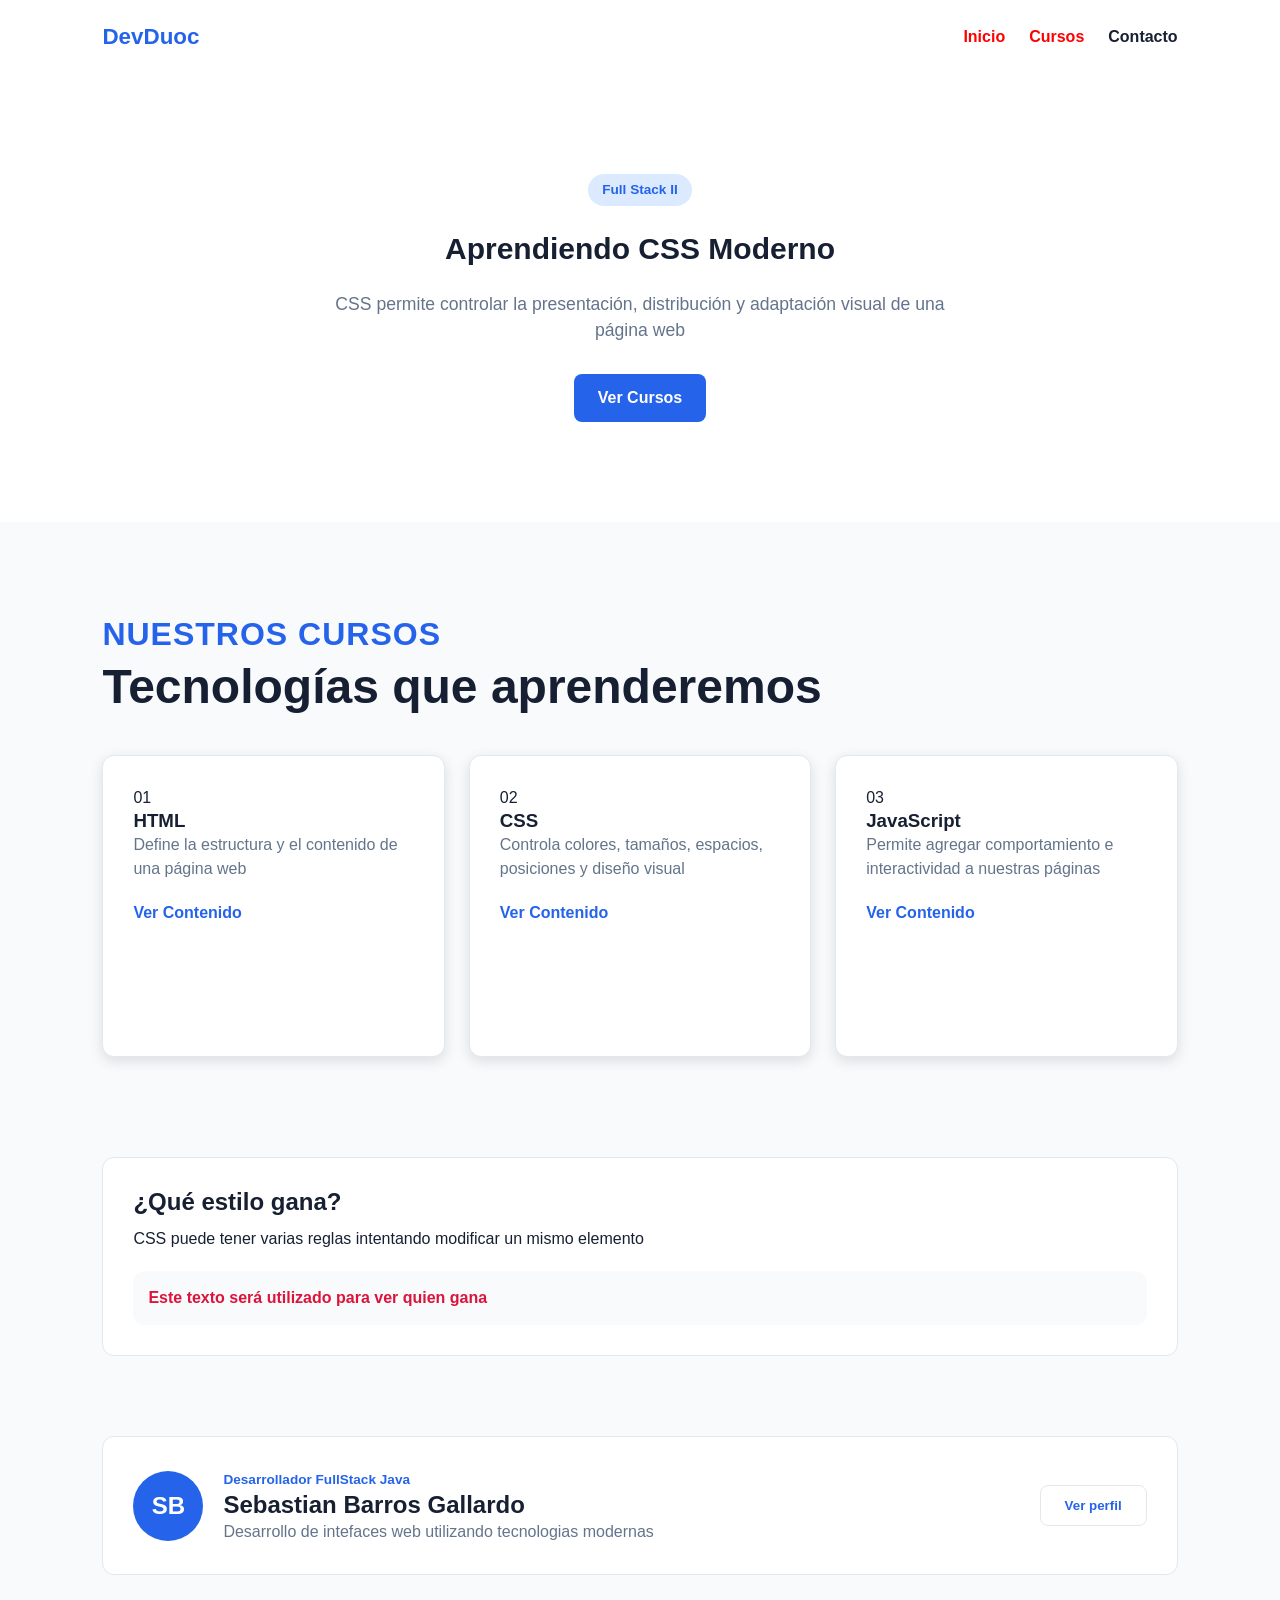
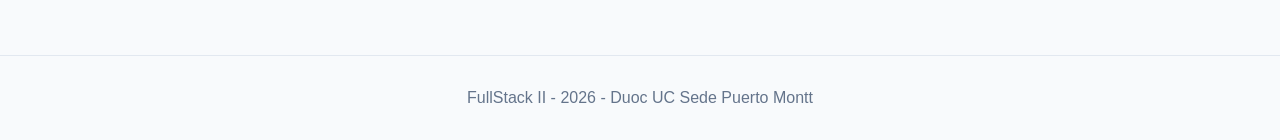
<file: 1908/CSS/index.html>
<!DOCTYPE html>
<html lang="en">
<head>
    <meta charset="UTF-8">
    <meta name="viewport" content="width=device-width, initial-scale=1.0">
    <title>CSS Moderno</title>
    <link rel="stylesheet" href="styles.css">
</head>
<body>
    <header class="header">
        <div class="logo">
            DevDuoc
        </div>
        <nav class="nav">
            <a href="#inicio">Inicio</a>
            <a href="#cursos">Cursos</a>
            <a href="#contacto">Contacto</a>
        </nav>
    </header>
    <main>
        <section class="hero" id="inicio">
            <span class="etiqueta">Full Stack II</span>
            <h1>Aprendiendo CSS Moderno</h1>
            <p>CSS permite controlar la presentación, distribución y
                adaptación visual de una página web</p>
            <a href="#cursos" class="boton">Ver Cursos</a>
        </section>

        <section id="cursos" class="cursos">
            <div class="titulo-seccion">
                <p class="subtitulo">Nuestros cursos</p>
                <h2>Tecnologías que aprenderemos</h2>
            </div>

            <!--Contenedor para FlexBox-->
            <div class="contenedor-cards">
                <article class="card">
                    <span class="card-numero">01</span>
                    <h3>HTML</h3>
                    <p>Define la estructura y el contenido de una página web</p>
                    <a href="#" class="card-link">Ver Contenido</a>
                </article>

                <!--Card 2-->
                <article class="card destacada">
                     <span class="card-numero">02</span>
                    <h3>CSS</h3>
                    <p>Controla colores, tamaños, espacios, posiciones y
                        diseño visual</p>
                    <a href="#" class="card-link">Ver Contenido</a>
                </article>

                <!--Card 3-->
                <article class="card">
                     <span class="card-numero">03</span>
                    <h3>JavaScript</h3>
                    <p>Permite agregar comportamiento e interactividad
                        a nuestras páginas</p>
                    <a href="#" class="card-link">Ver Contenido</a>
                </article>
            </div>
        </section>
        <section class="demo-especificidad">
            <h2>¿Qué estilo gana?</h2>
            <p>CSS puede tener varias reglas intentando
                modificar un mismo elemento</p>
                <p id="mensaje" class="mensaje importante">
                    Este texto será utilizado para ver quien gana</p>
        </section>

        <section class="perfil">
            <div class="avatar">SB</div>
            <div class="perfil-info">
                <span class="perfil-rol">Desarrollador FullStack Java</span>
                <h2>Sebastian Barros Gallardo</h2>
                <p>Desarrollo de intefaces web utilizando tecnologias modernas</p>
            </div>
            <button class="boton secundario">Ver perfil</button>
        </section>
    </main>
    <footer id="contacto">
        <p>FullStack II - 2026 - Duoc UC Sede Puerto Montt</p>
    </footer>
</body>
</html>
</file>
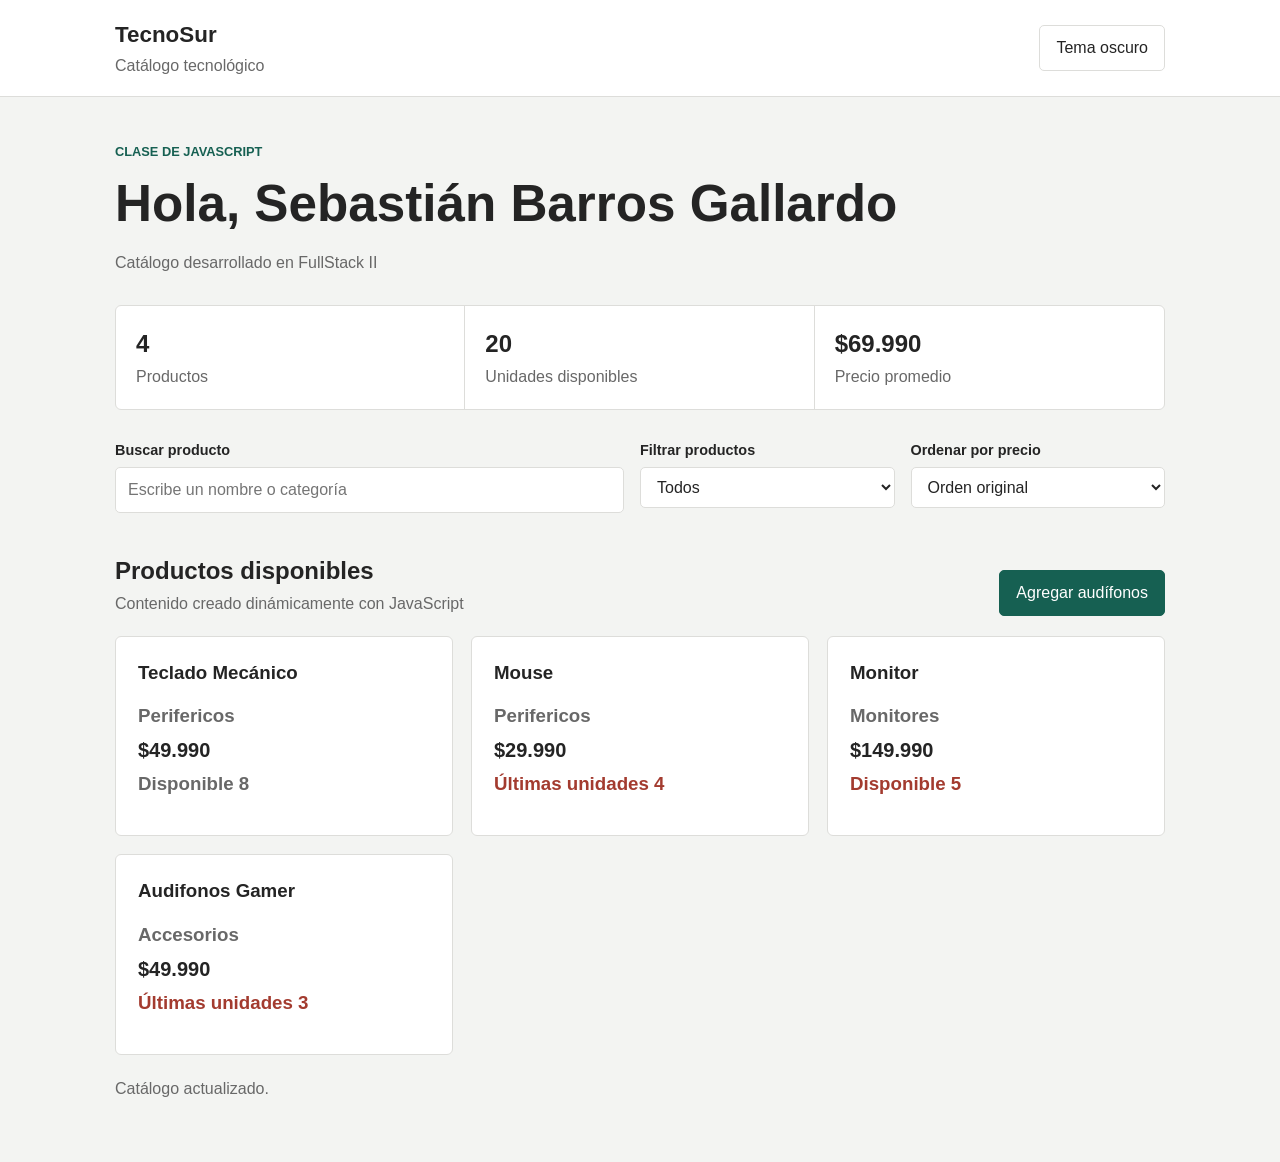
<file: 2608/clase-5-JavaScipt/index.html>
<!DOCTYPE html>
<html lang="es">
<head>
    <meta charset="UTF-8">
    <meta name="viewport" content="width=device-width, initial-scale=1.0">

    <title>TecnoSur | JavaScript</title>

    <link rel="stylesheet" href="styles.css">
    <script src="script.js" defer></script>
</head>

<body>

    <header class="encabezado">
        <div>
            <h1>TecnoSur</h1>
            <p>Catálogo tecnológico</p>
        </div>

        <button id="btnTema" class="boton secundario" type="button">
            Tema oscuro
        </button>
    </header>

    <main class="contenedor">

        <section class="bienvenida">
            <p class="etiqueta">CLASE DE JAVASCRIPT</p>
            <h2 id="saludo">Bienvenido</h2>
            <p id="mensaje">Cargando contenido...</p>
        </section>

        <section class="resumen">

            <article>
                <span id="cantidadProductos">0</span>
                <p>Productos</p>
            </article>

            <article>
                <span id="totalStock">0</span>
                <p>Unidades disponibles</p>
            </article>

            <article>
                <span id="promedioPrecios">$0</span>
                <p>Precio promedio</p>
            </article>

        </section>

        <section class="herramientas">

            <div class="campo">
                <label for="buscador">Buscar producto</label>
                <input
                    id="buscador"
                    type="search"
                    placeholder="Escribe un nombre o categoría"
                >
            </div>

            <div class="campo">
                <label for="filtroStock">Filtrar productos</label>

                <select id="filtroStock">
                    <option value="todos">Todos</option>
                    <option value="disponibles">Con stock</option>
                    <option value="bajo">Stock bajo</option>
                </select>
            </div>

            <div class="campo">
                <label for="ordenPrecio">Ordenar por precio</label>

                <select id="ordenPrecio">
                    <option value="normal">Orden original</option>
                    <option value="menor">Menor precio</option>
                    <option value="mayor">Mayor precio</option>
                </select>
            </div>

        </section>

        <section class="catalogo">

            <div class="titulo-seccion">
                <div>
                    <h2>Productos disponibles</h2>
                    <p>Contenido creado dinámicamente con JavaScript</p>
                </div>

                <button id="btnAgregar" class="boton" type="button">
                    Agregar audífonos
                </button>
            </div>

            <!-- JavaScript agregará las tarjetas dentro de este elemento. -->
            <div id="listaProductos" class="productos"></div>

            <p id="sinResultados" class="sin-resultados" hidden>
                No se encontraron productos.
            </p>

        </section>

        <p id="estado" class="estado" aria-live="polite">
            Catálogo actualizado.
        </p>

    </main>

</body>
</html>
</file>
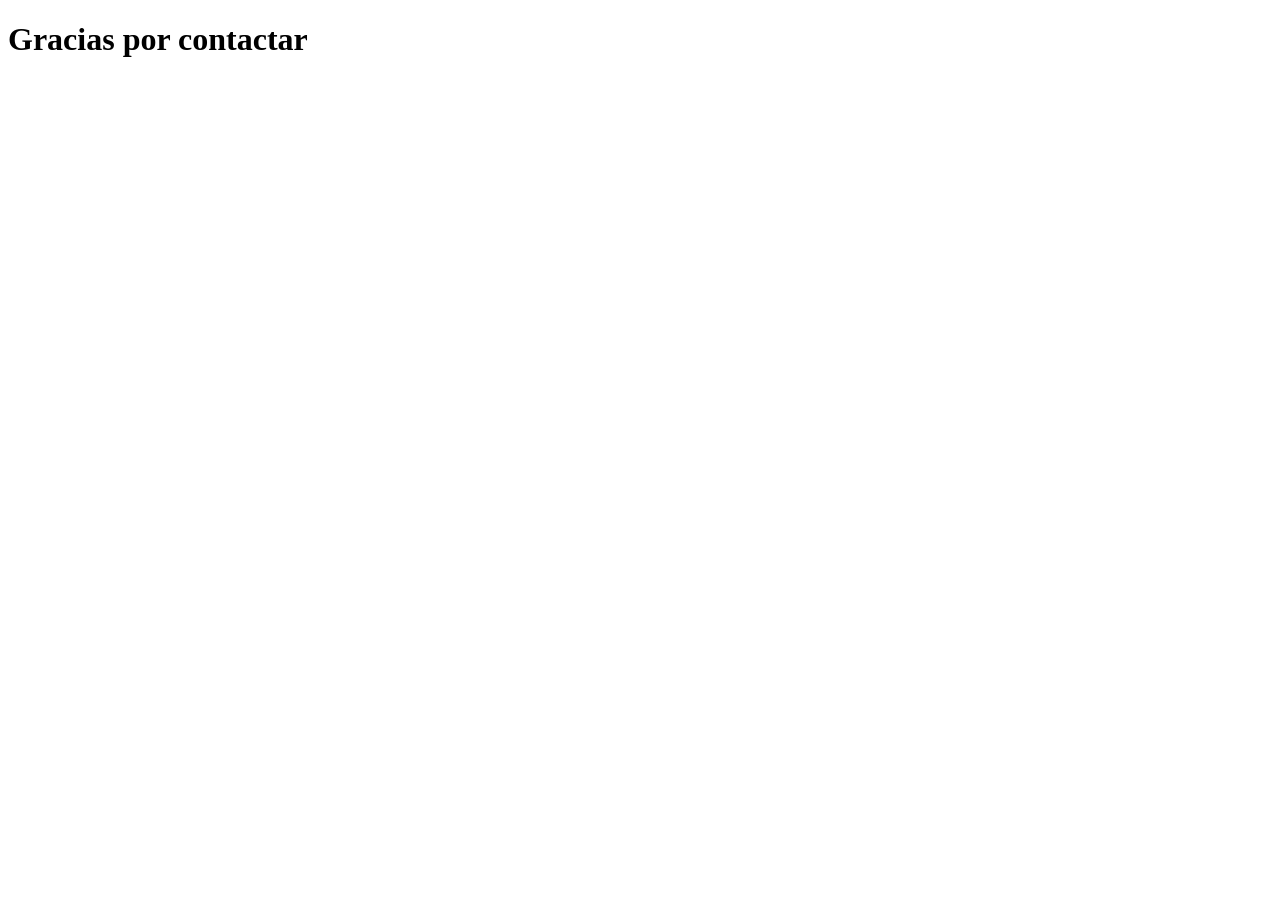
<file: 1408/Agradecimiento.html>
<!DOCTYPE html>
<html lang="es">
<head>
    <meta charset="UTF-8">
    <meta name="viewport" content="width=device-width, initial-scale=1.0">
    <title>Document</title>
</head>
<body>
    <h1>Gracias por contactar</h1>
</body>
</html>
</file>
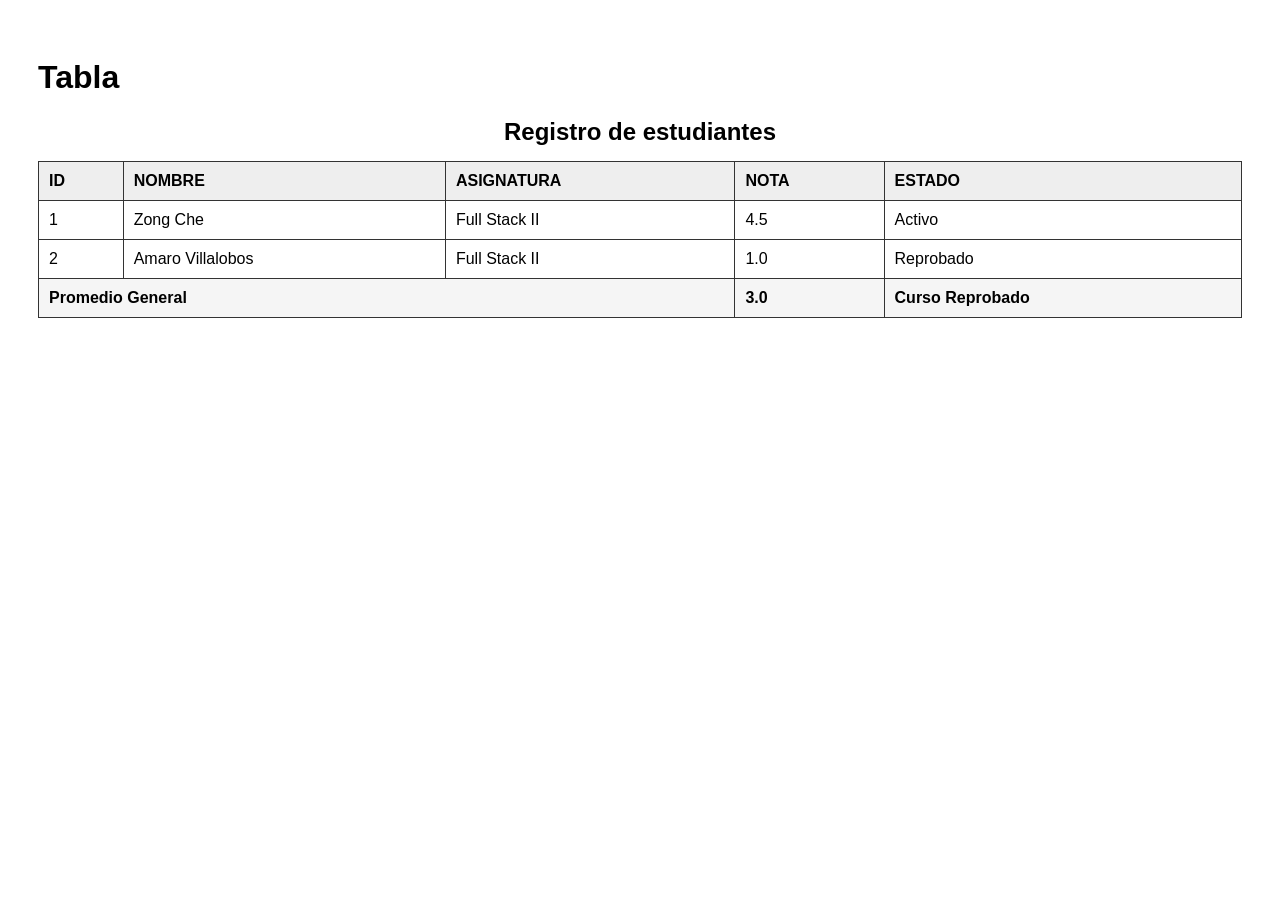
<file: 1408/tabla.html>
<!DOCTYPE html>
<html lang="es">
<head>
    <meta charset="UTF-8">
    <meta name="viewport" content="width=device-width, initial-scale=1.0">
    <title>Tablas</title>
    <style>
        /*Cuerpo del doc*/
        body{
            font-family: Arial, sans-serif;
            padding: 30px;
        }
        table{
            width: 100%;
            border-collapse: collapse;
        }
        th, td{
            border: 1px solid #333;
            padding: 10px;
            text-align: left;
        }
        th{
            background-color: #eee;
        }
        caption{
            font-size: 24px;
            font-weight: bold;
            margin-bottom: 15px;
        }
        tfoot{
            font-weight: bold;
            background-color: #f5f5f5;
        }
    </style>
</head>
<body>
    <h1>Tabla</h1>
    <table>
        <caption>Registro de estudiantes</caption>
        <thead>
            <tr>
                <th>ID</th>
                <th>NOMBRE</th>
                <th>ASIGNATURA</th>
                <th>NOTA</th>
                <th>ESTADO</th>
            </tr>
        </thead>
        <tbody>
            <tr>
                <td>1</td>
                <td>Zong Che</td>
                <td>Full Stack II</td>
                <td>4.5</td>
                <td>Activo</td>
            </tr>
            <tr>
                <td>2</td>
                <td>Amaro Villalobos</td>
                <td>Full Stack II</td>
                <td>1.0</td>
                <td>Reprobado</td>
            </tr>
            <tfoot>
                <tr>
                    <td colspan="3">Promedio General</td>
                    <td>3.0</td>
                    <td>Curso Reprobado</td>
                </tr>
            </tfoot>
        </tbody>
    </table>
</body>
</html>
</file>
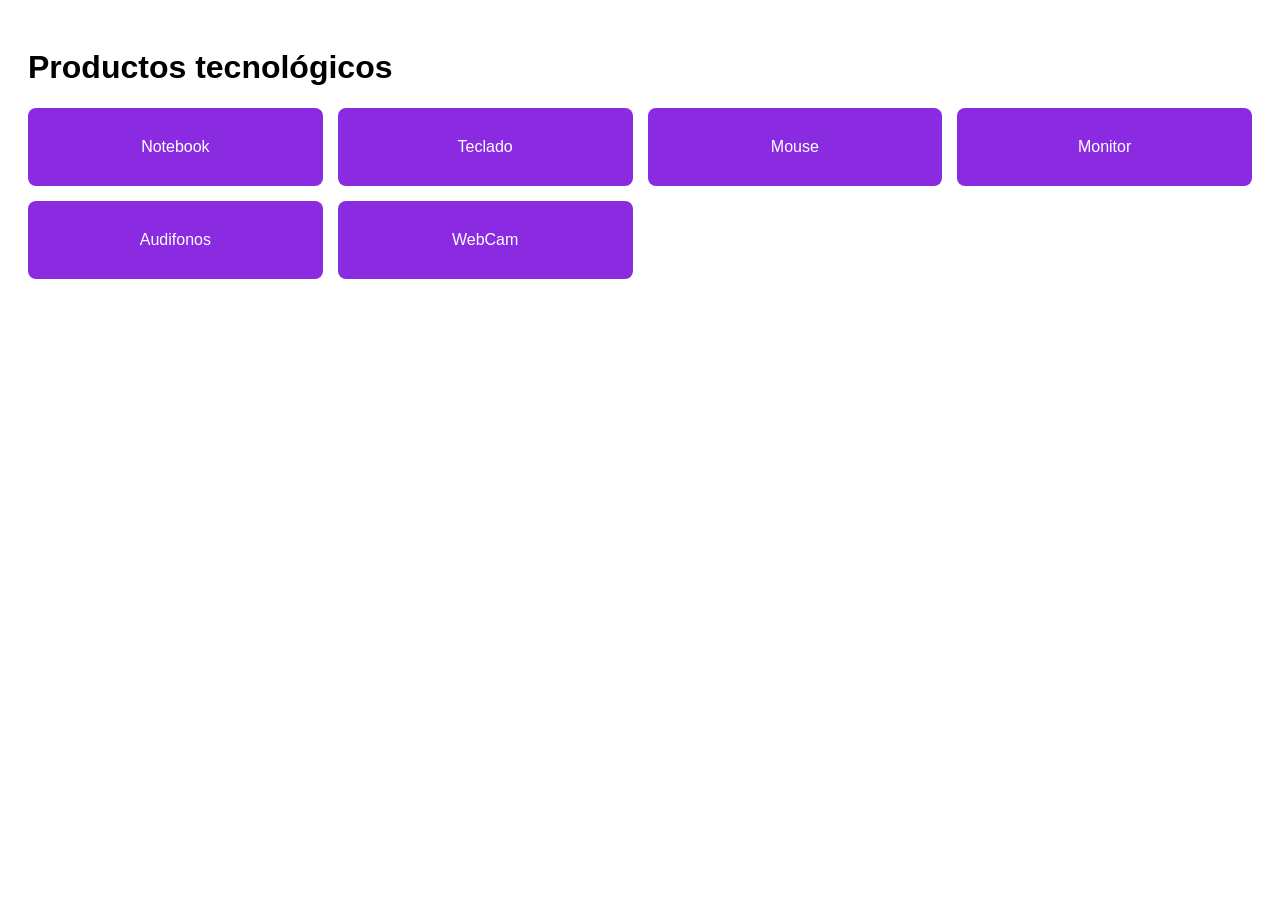
<file: 2108/Grid+MediaQueries/grid.html>
<!DOCTYPE html>
<html lang="en">
<head>
    <meta charset="UTF-8">
    <meta name="viewport" content="width=device-width, initial-scale=1.0">
    <title>GRID CSS</title>
    <link rel="stylesheet" href="grid.css">
</head>
<body>
    <h1>Productos tecnológicos</h1>
    <section class="productos">
        <article>Notebook</article>
        <article>Teclado</article>
        <article>Mouse</article>
        <article>Monitor</article>
        <article>Audifonos</article>
        <article>WebCam</article>
    </section>
</body>
</html>
</file>
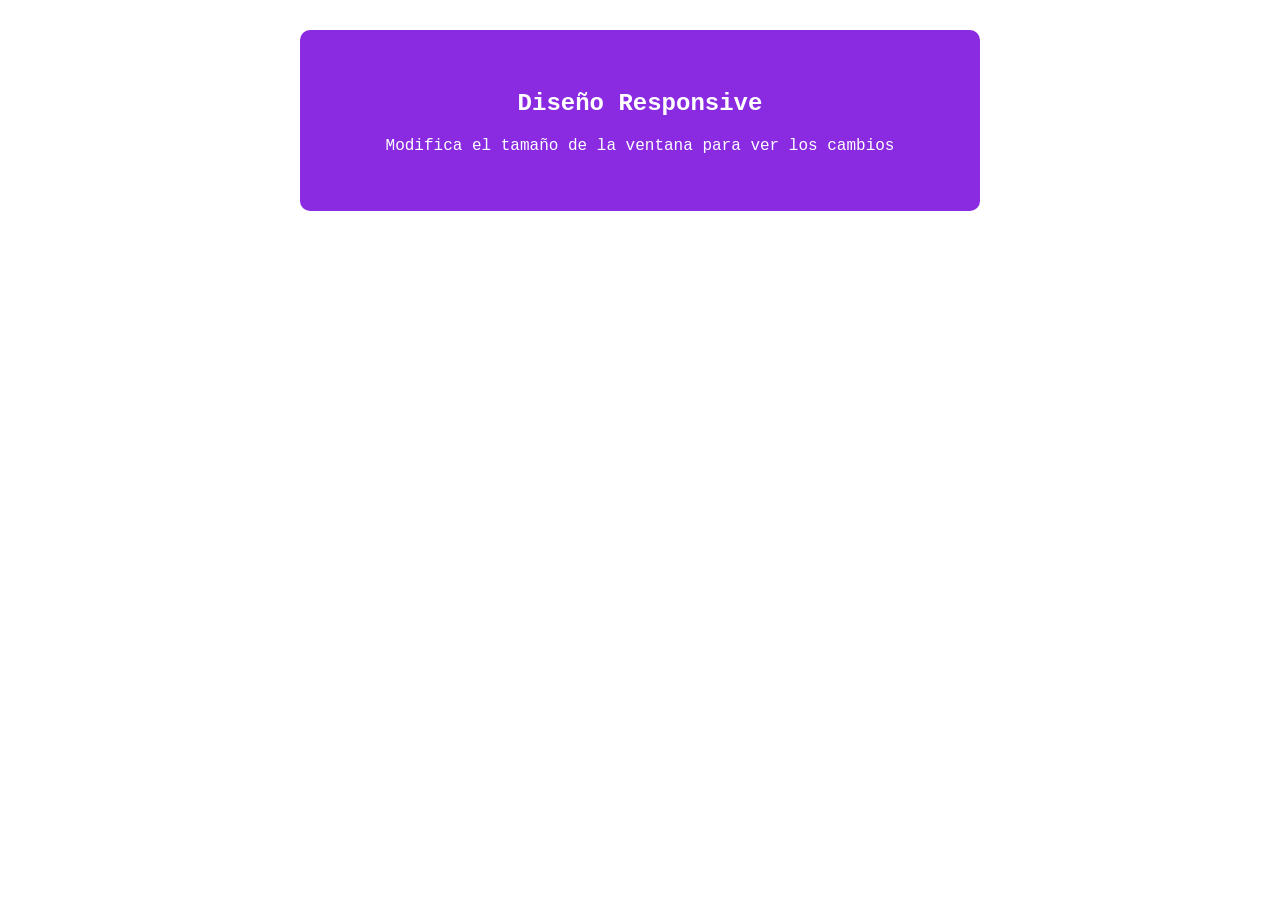
<file: 2108/Grid+MediaQueries/mq.html>
<!DOCTYPE html>
<html lang="en">
<head>
    <meta charset="UTF-8">
    <meta name="viewport" content="width=device-width, initial-scale=1.0">
    <title>Media Queries</title>
    <link rel="stylesheet" href="mq.css">
</head>
<body>
    <section class="tarjeta">
        <h1>Diseño Responsive</h1>
        <p>Modifica el tamaño de la
            ventana para ver los cambios</p>
    </section>
</body>
</html>
</file>
<file: 1908/CSS/styles.css>
/*
Variables 
*/
:root{
    --color-principal: #2563eb;
    --color-principal-oscuro: #1d4ed8;
    --color-texto: #172033;
    --color-texto-secundario: #64748b;
    --color-fondo: #f8fafc;
    --color-blanco: #fff;
    --color-borde: #e2e8f0;
    --radio: 12px;
}

/*Reset basico
user-agent = navegador*/
*{
    margin: 0;
    padding: 0;
}
body{
    font-family: Arial, Helvetica, sans-serif;
    color: var(--color-texto);
    background-color: var(--color-fondo);
    line-height: 1.5;
}

/*Selectores de CSS
elemento -> p
clase -> .card
id -> #mensaje
desendiente -> .nav a
pseudo-clase -> :hover*/
h2, h2, h3{
    line-height: 1.2;
}

/*Header FlexBox*/
header{
    display: flex;
    justify-content: space-between;
    align-items: center;
    padding: 20px 8%;
    background-color: var(--color-blanco);
    border-bottom: var(--color-borde);
}

.logo{
    font-size: 1.4rem;
    font-weight: bold;
    color: var(--color-principal);
}

.nav{
    display: flex;
    gap: 24px;
}

.nav a{
    color: var(--color-texto);
    text-decoration: none;
    font-weight: 600;
    transition: color 0.2s ease;
}

.nav a:hover{
    color: var(--color-principal);
}

.hero{
    padding: 100px 8%;
    text-align: center;
    background-color: var(--color-blanco);
}

.etiqueta{
    display: inline-block;
    padding: 6px 14px;
    margin-bottom: 20px;
    color: var(--color-principal);
    background-color: #dbeafe;
    border-radius: 50px;
    font-size: 0.85rem;
    font-weight: bold;
}

.hero h1{
    font-size: 30px;
    margin-bottom: 20px;
}

.hero p{
    max-width: 650px;
    margin: 0 auto 30px;
    color: var(--color-texto-secundario);
    font-size: 1.1rem;
}

.boton{
    display: inline-block;
    padding: 12px 24px;
    border: none;
    border-radius: 8px;
    background-color: var(--color-principal);
    color: var(--color-blanco);
    text-decoration: none;
    font-weight: bold;
    cursor: pointer;
    transition: background-color 0.2 ease,
                transform 0.2 ease;
}

.boton:hover{
    background-color: var(--color-principal-oscuro);
    transform: translateY(-2px);
}

.cursos{
    padding: 80px 8%;
}

.titulo-seccion{
    margin-bottom: 40px;
}

.subtitulo{
    color: var(--color-principal);
    font-weight: bold;
    text-transform: uppercase;
    letter-spacing: 1px;
}

.titulo-seccion{
    margin-top: 8px;
    font-size: 2rem;
}

.contenedor-cards{
    display: flex;
    gap: 24px;
    flex-wrap: wrap;
}

.card{
    flex: 1;
    min-height: 240px;
    padding: 30px;
    background-color: var(--color-blanco);
    border: 1px solid var(--color-borde);
    border-radius: var(--radio);
    box-shadow: 0 4px 14px rgb(0 0 0/ 12%);
    transition: transform 0.2s ease, box-shadow 0.2s ease;
}

.card:hover{
    transform: translateY(-5px);
    box-shadow: 0 10px 25px rgb(0 0 0/ 10%);
}

.numero{
    color:var(--color-principal);
    font-size: 0.8rem;
    font-weight: bold;
}

.card h2{
    margin: 8px 0;
    font-size: 1.4rem;
}

.card p{
    color: var(--color-texto-secundario);
    margin-bottom: 20px;
}

.card a{
    color: var(--color-principal);
    text-decoration: none;
    font-weight: bold;
}

.mensaje{
    color:#2563eb
}

.mensaje{
    color:green;
}

p{font-size: 1em;
}

.importante{
    color: orange;
}

#mensaje{
    color: crimson;
}

.demo-especificidad{
    margin: 20px 8% 80px;
    padding: 30px;
    background-color: var(--color-blanco);
    border-radius: var(--radio);
    border: 1px solid var(--color-borde);
}

.demo-especificidad h2{
    margin-bottom: 10px;
}

#mensaje{
    margin-top: 20px;
    padding: 15px;
    background-color: var(--color-fondo);
    border-radius: var(--radio);
    font-weight: bold;
}

:is(.card, .perfil) h2{
    color: var(--color-texto);
}

.nav a:not( :last-child){
    color: red;
}

.perfil{
    display: flex;
    align-items: center;
    gap: 20px;
    margin: 0px 8% 80px;
    padding: 30px;
    background-color: var(--color-blanco);
    border: 1px solid var(--color-borde);
    border-radius: var(--radio);
}

.avatar{
    width: 70px;
    height: 70px;
    display: flex;
    justify-content: center;
    align-items: center;
    border-radius: 60%;
    background-color: var(--color-principal);
    color: white;
    font-weight: bold;
    font-size: 1.5rem;
}

.perfil-info{
    flex: 1;
}

.perfil-info p{
    color: var(--color-texto-secundario);
}

.perfil-rol{
    color: var(--color-principal);
    font-size: 0.85rem;
    font-weight: bold;
}

.boton.secundario{
    background-color: transparent;
    color: var(--color-principal);
    border: 1px solid var(--color-borde);
}

.boton.secundario:hover{
    background-color: var(--color-principal);
    color: var(--color-blanco);
}

footer{
    padding: 30px 8%;
    text-align: center;
    color: var(--color-texto-secundario);
    border-top: 1px solid var(--color-borde);
}
</file>
<file: 2608/clase-5-JavaScipt/styles.css>
:root {
    --fondo: #f3f4f2;
    --superficie: #ffffff;
    --texto: #242424;
    --secundario: #686868;
    --borde: #ddddda;
    --acento: #166052;
    --acento-hover: #104b40;
    --alerta: #a33b2f;
}

* {
    box-sizing: border-box;
}

body {
    margin: 0;
    background-color: var(--fondo);
    color: var(--texto);
    font-family: Arial, Helvetica, sans-serif;
    line-height: 1.5;
}

body.oscuro {
    --fondo: #191a1a;
    --superficie: #252727;
    --texto: #f2f2ef;
    --secundario: #b7b7b2;
    --borde: #3d4040;
    --acento: #69b5a4;
    --acento-hover: #84c7b8;
}

button,
input,
select {
    font: inherit;
}

.encabezado {
    display: flex;
    justify-content: space-between;
    align-items: center;
    padding: 18px max(24px, calc((100% - 1050px) / 2));
    background-color: var(--superficie);
    border-bottom: 1px solid var(--borde);
}

.encabezado h1 {
    margin: 0;
    font-size: 1.4rem;
}

.encabezado p {
    margin: 2px 0 0;
    color: var(--secundario);
}

.contenedor {
    width: min(1050px, calc(100% - 48px));
    margin: 0 auto;
    padding: 45px 0;
}

.bienvenida {
    margin-bottom: 30px;
}

.etiqueta {
    margin: 0 0 5px;
    color: var(--acento);
    font-size: 0.8rem;
    font-weight: bold;
}

.bienvenida h2 {
    margin: 0;
    font-size: clamp(2rem, 5vw, 3.2rem);
}

.bienvenida p:last-child {
    margin: 8px 0 0;
    color: var(--secundario);
}

.resumen {
    display: grid;
    grid-template-columns: repeat(3, 1fr);
    margin-bottom: 30px;
    background-color: var(--superficie);
    border: 1px solid var(--borde);
    border-radius: 6px;
}

.resumen article {
    padding: 20px;
    border-right: 1px solid var(--borde);
}

.resumen article:last-child {
    border-right: none;
}

.resumen span {
    font-size: 1.5rem;
    font-weight: bold;
}

.resumen p {
    margin: 3px 0 0;
    color: var(--secundario);
}

.herramientas {
    display: grid;
    grid-template-columns: 2fr 1fr 1fr;
    gap: 16px;
    margin-bottom: 40px;
}

.campo {
    display: flex;
    flex-direction: column;
    gap: 6px;
}

.campo label {
    font-size: 0.9rem;
    font-weight: bold;
}

.campo input,
.campo select {
    width: 100%;
    padding: 10px 12px;
    color: var(--texto);
    background-color: var(--superficie);
    border: 1px solid var(--borde);
    border-radius: 5px;
    outline: none;
}

.campo input:focus,
.campo select:focus {
    border-color: var(--acento);
}

.titulo-seccion {
    display: flex;
    justify-content: space-between;
    align-items: end;
    gap: 20px;
}

.titulo-seccion h2 {
    margin: 0;
}

.titulo-seccion p {
    margin: 3px 0 0;
    color: var(--secundario);
}

.boton {
    padding: 10px 16px;
    color: #ffffff;
    background-color: var(--acento);
    border: 1px solid var(--acento);
    border-radius: 5px;
    cursor: pointer;
}

.boton:hover {
    background-color: var(--acento-hover);
}

.boton.secundario {
    color: var(--texto);
    background-color: transparent;
    border-color: var(--borde);
}

.boton:disabled {
    cursor: default;
    opacity: 0.55;
}

.productos {
    display: grid;
    grid-template-columns: repeat(3, 1fr);
    gap: 18px;
    margin-top: 20px;
}

.producto {
    padding: 22px;
    background-color: var(--superficie);
    border: 1px solid var(--borde);
    border-radius: 6px;
}

.producto h3 {
    margin: 0 0 15px;
}

.producto p {
    margin: 5px 0;
    color: var(--secundario);
}

.producto .precio {
    color: var(--texto);
    font-size: 1.25rem;
    font-weight: bold;
}

.stock-bajo {
    color: var(--alerta) !important;
    font-weight: bold;
}

.sin-resultados {
    padding: 25px;
    text-align: center;
    color: var(--secundario);
    background-color: var(--superficie);
    border: 1px solid var(--borde);
}

.estado {
    min-height: 24px;
    margin-top: 22px;
    color: var(--secundario);
}

@media (max-width: 750px) {
    .herramientas,
    .resumen,
    .productos {
        grid-template-columns: 1fr;
    }

    .resumen article {
        border-right: none;
        border-bottom: 1px solid var(--borde);
    }

    .titulo-seccion {
        align-items: flex-start;
        flex-direction: column;
    }
}
</file>
<file: 2108/Grid+MediaQueries/grid.css>
body{
    font-family: Arial, sans-serif;
    padding: 20px;
}

.productos{
    display: grid;
    grid-template-columns: repeat(4, 1fr);
    gap: 15px;
}

.productos article{
    background-color: blueviolet;
    color: white;
    padding: 30px;
    text-align: center;
    border-radius: 8px;
}
</file>
<file: 2108/Grid+MediaQueries/mq.css>
body{
    margin: 0;
    padding: 30px;
    font-family: 'Courier New', Courier, monospace;
}

/*Escritorio // Desktop*/
.tarjeta{
    width: 600px;
    margin: auto;
    padding: 40px;
    background-color: blueviolet;
    color: white;
    text-align: center;
    border-radius: 10px;
}

/*Tablet // Tabletas*/
@media(min-width: 768px) and (max-width: 1023px){
    .tarjeta{
        width: 80%;
        padding: 30px;
        background-color: chocolate;
    }
}

/*Telefonos // Smartphones*/
@media(max-width: 767){
    .tarjeta{
        width: auto;
        padding: 10%;
        background-color: deeppink;
    }
    .tarjeta h1{
        font-size: 22px;
    }
}
</file>
